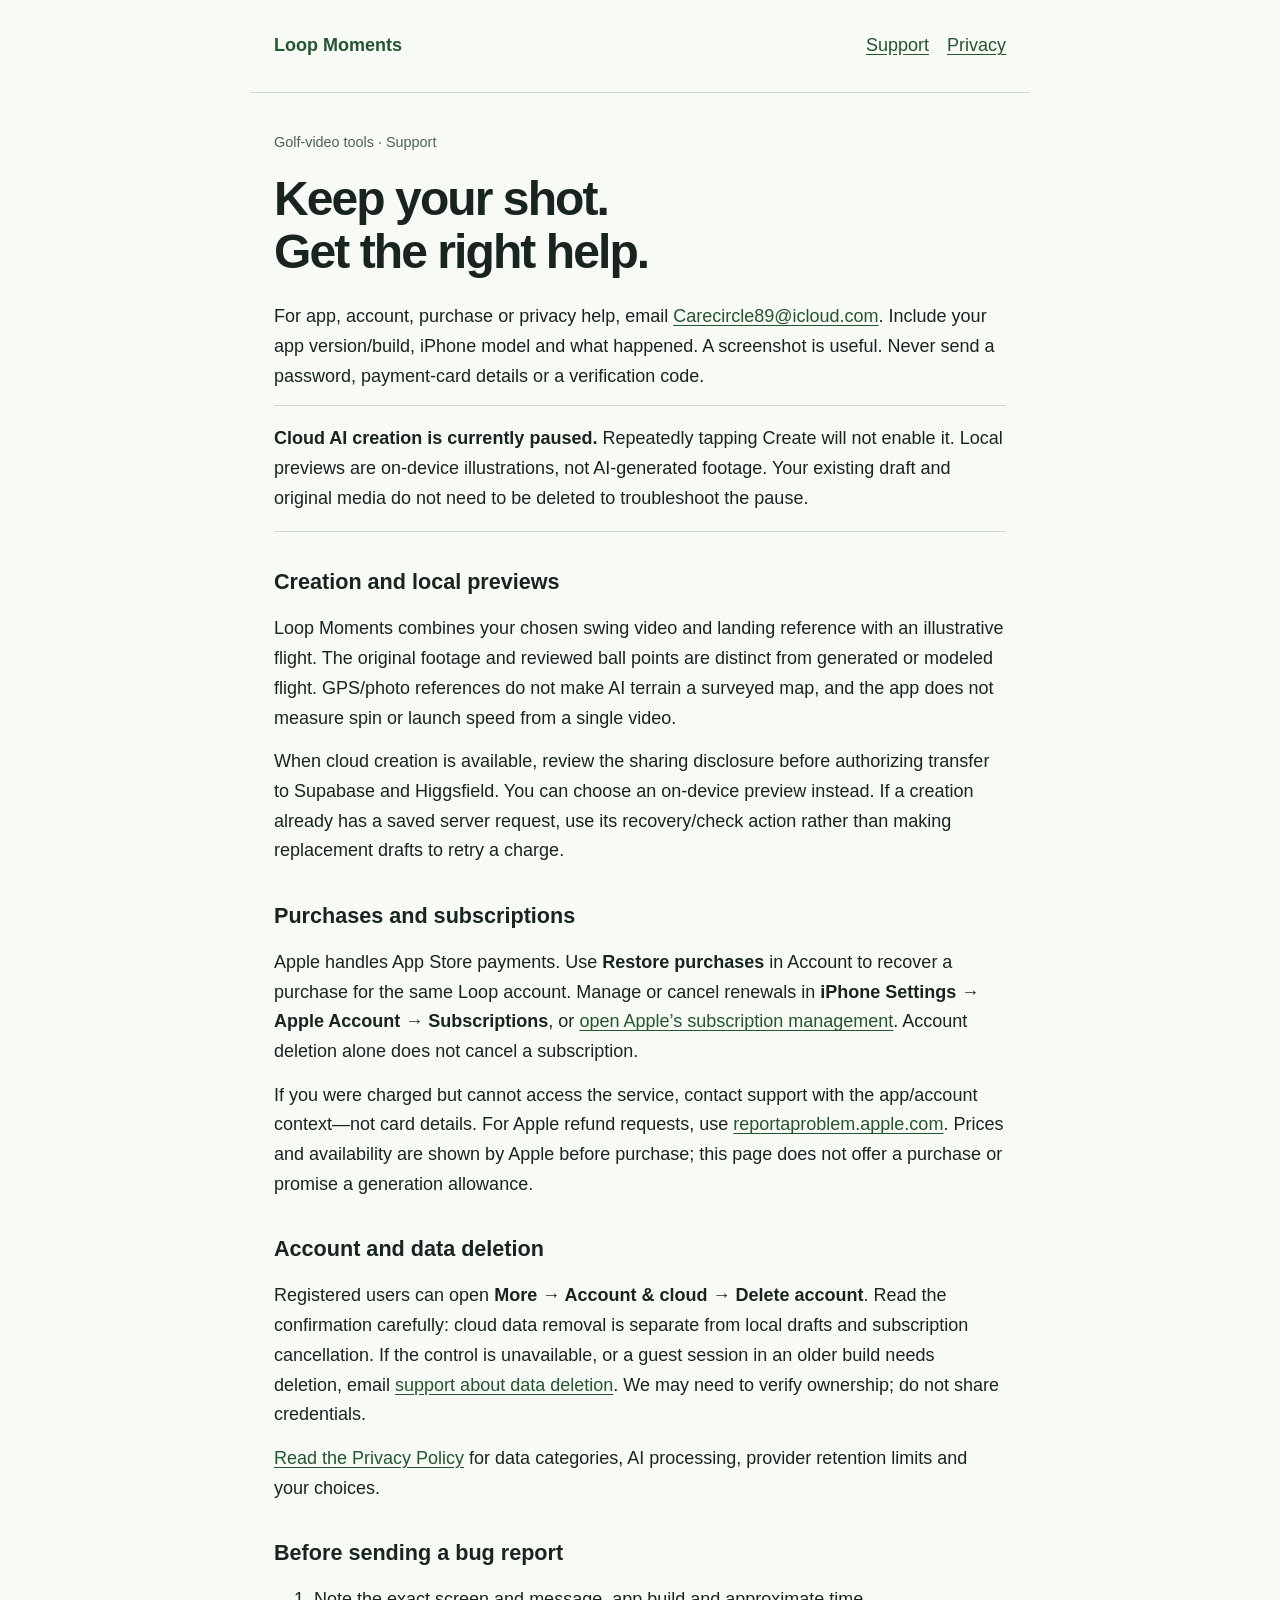
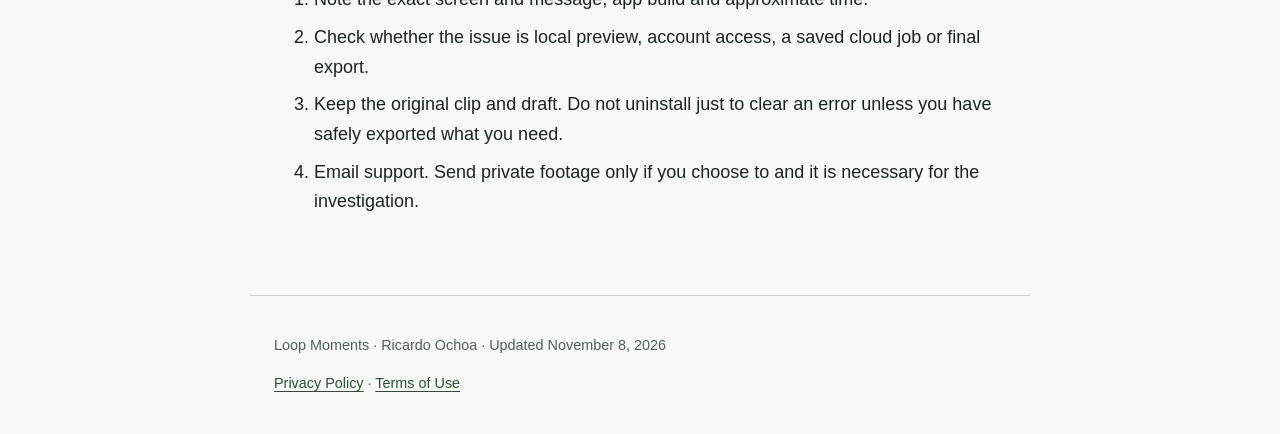
<file: index.html>
<!doctype html>
<html lang="en"><head><meta charset="utf-8"><meta name="viewport" content="width=device-width,initial-scale=1"><meta name="description" content="Help, privacy and account support for Loop Moments."><title>Support · Loop Moments</title><link rel="stylesheet" href="style.css"></head><body><a class="skip" href="#main">Skip to content</a><header><a class="brand" href="index.html">Loop Moments</a><nav aria-label="Site"><a href="index.html" aria-current="page">Support</a><a href="privacy.html">Privacy</a></nav></header><main id="main"><p class="meta">Golf-video tools · Support</p><h1>Keep your shot.<br>Get the right help.</h1><p>For app, account, purchase or privacy help, email <a href="mailto:Carecircle89@icloud.com?subject=Loop%20Moments%20support">Carecircle89@icloud.com</a>. Include your app version/build, iPhone model and what happened. A screenshot is useful. Never send a password, payment-card details or a verification code.</p><p class="status"><strong>Cloud AI creation is currently paused.</strong> Repeatedly tapping Create will not enable it. Local previews are on-device illustrations, not AI-generated footage. Your existing draft and original media do not need to be deleted to troubleshoot the pause.</p>
<section><h2>Creation and local previews</h2><p>Loop Moments combines your chosen swing video and landing reference with an illustrative flight. The original footage and reviewed ball points are distinct from generated or modeled flight. GPS/photo references do not make AI terrain a surveyed map, and the app does not measure spin or launch speed from a single video.</p><p>When cloud creation is available, review the sharing disclosure before authorizing transfer to Supabase and Higgsfield. You can choose an on-device preview instead. If a creation already has a saved server request, use its recovery/check action rather than making replacement drafts to retry a charge.</p></section>
<section><h2>Purchases and subscriptions</h2><p>Apple handles App Store payments. Use <strong>Restore purchases</strong> in Account to recover a purchase for the same Loop account. Manage or cancel renewals in <strong>iPhone Settings → Apple Account → Subscriptions</strong>, or <a href="https://apps.apple.com/account/subscriptions">open Apple’s subscription management</a>. Account deletion alone does not cancel a subscription.</p><p>If you were charged but cannot access the service, contact support with the app/account context—not card details. For Apple refund requests, use <a href="https://reportaproblem.apple.com/">reportaproblem.apple.com</a>. Prices and availability are shown by Apple before purchase; this page does not offer a purchase or promise a generation allowance.</p></section>
<section><h2>Account and data deletion</h2><p>Registered users can open <strong>More → Account &amp; cloud → Delete account</strong>. Read the confirmation carefully: cloud data removal is separate from local drafts and subscription cancellation. If the control is unavailable, or a guest session in an older build needs deletion, email <a href="mailto:Carecircle89@icloud.com?subject=Loop%20Moments%20data%20deletion">support about data deletion</a>. We may need to verify ownership; do not share credentials.</p><p><a href="privacy.html">Read the Privacy Policy</a> for data categories, AI processing, provider retention limits and your choices.</p></section>
<section><h2>Before sending a bug report</h2><ol><li>Note the exact screen and message, app build and approximate time.</li><li>Check whether the issue is local preview, account access, a saved cloud job or final export.</li><li>Keep the original clip and draft. Do not uninstall just to clear an error unless you have safely exported what you need.</li><li>Email support. Send private footage only if you choose to and it is necessary for the investigation.</li></ol></section>
</main><footer><p>Loop Moments · Ricardo Ochoa · Updated November 8, 2026</p><p><a href="privacy.html">Privacy Policy</a> · <a href="https://www.apple.com/legal/internet-services/itunes/dev/stdeula/">Terms of Use</a></p></footer></body></html>
</file>
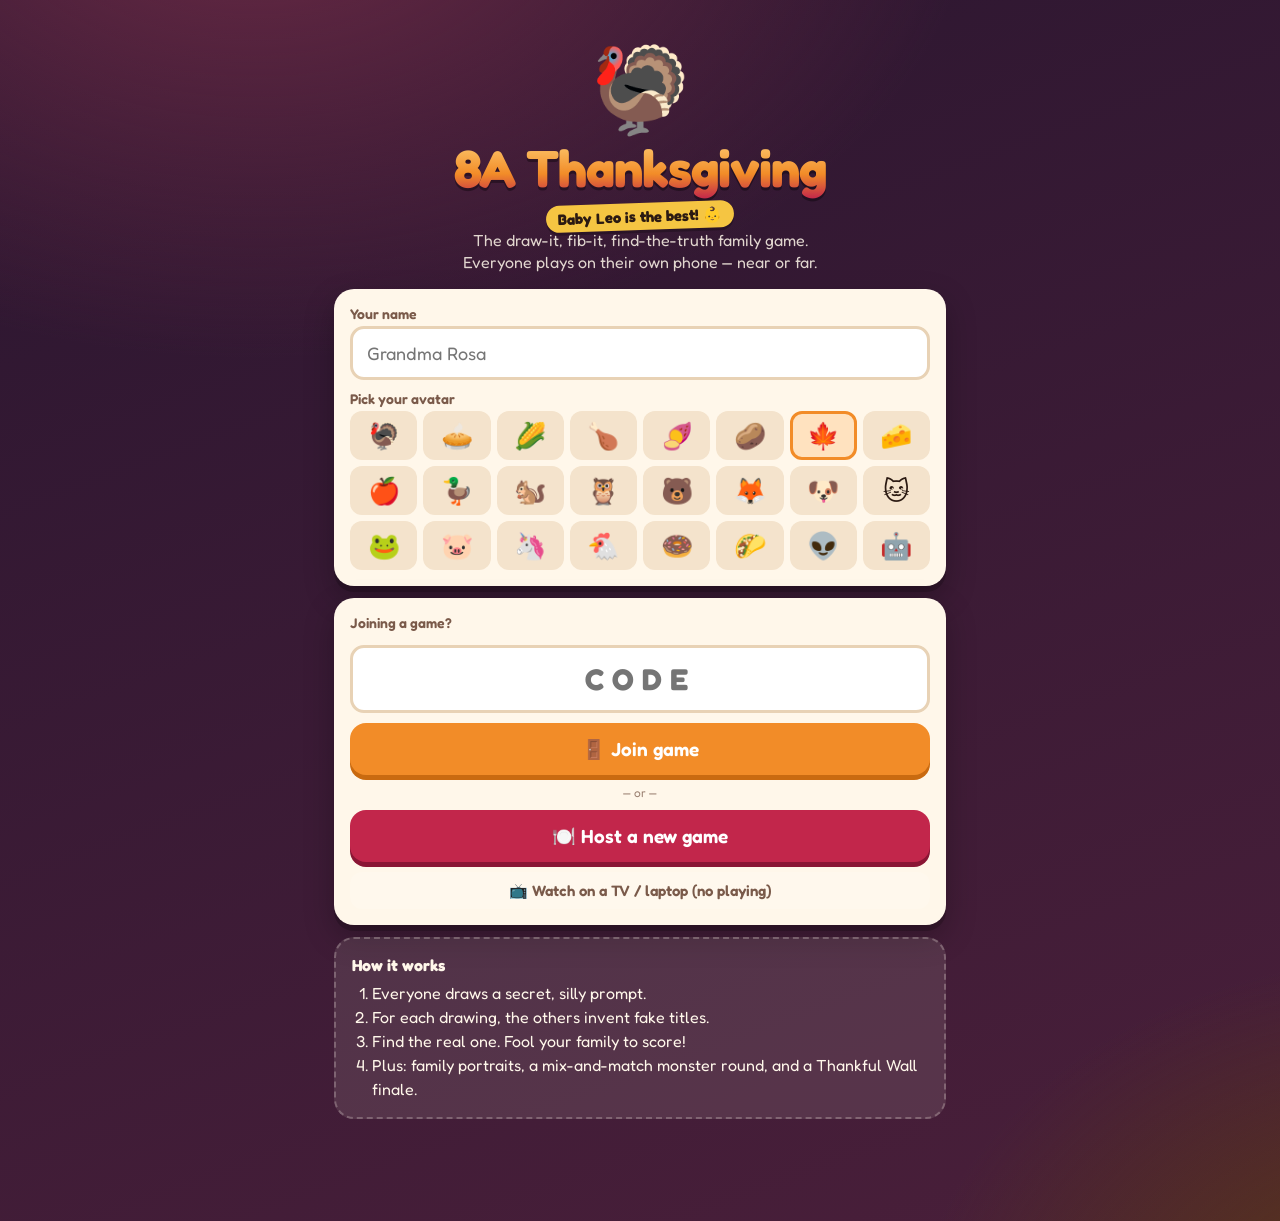
<file: fibsgiving/index.html>
<!doctype html>
<html lang="en">
<head>
<meta charset="utf-8">
<meta name="viewport" content="width=device-width, initial-scale=1, maximum-scale=1, user-scalable=no, viewport-fit=cover">
<meta name="apple-mobile-web-app-capable" content="yes">
<meta name="mobile-web-app-capable" content="yes">
<meta name="theme-color" content="#2a1630">
<title>8A Thanksgiving</title>
<meta name="description" content="8A Thanksgiving — a draw-and-bluff family party game. Baby Leo is the best!">
<link rel="icon" href="data:image/svg+xml,<svg xmlns=%22http://www.w3.org/2000/svg%22 viewBox=%220 0 100 100%22><text y=%22.9em%22 font-size=%2290%22>🦃</text></svg>">
<link rel="preconnect" href="https://fonts.googleapis.com">
<link rel="preconnect" href="https://fonts.gstatic.com" crossorigin>
<link href="https://fonts.googleapis.com/css2?family=Fredoka:wght@400;500;600;700&display=swap" rel="stylesheet">
<link rel="stylesheet" href="style.css">
</head>
<body>
<div id="cams" class="cams hidden">
  <div id="camTiles" class="cam-tiles"></div>
  <div id="camCtl" class="cam-ctl"></div>
</div>
<div id="camAsk" class="sheet-wrap hidden"><div class="sheet">
  <h3>📹 Live video with the family</h3>
  <p class="tiny" style="color:var(--muted)">See each other's faces while you play. Mics start OFF so the table doesn't echo. Works best with up to ~6 cameras.</p>
  <button class="btn green" data-cam="share">📷 Share my camera</button>
  <button class="btn" data-cam="watch" style="margin-top:10px">👀 Just watch</button>
  <button class="btn alt hidden" data-cam="off" style="margin-top:10px">⏹ Turn off video</button>
  <button class="btn ghost" data-cam="cancel" style="margin-top:10px;color:var(--muted)">Cancel</button>
</div></div>
<div id="spot" class="spot hidden"><video playsinline autoplay muted></video><div class="spot-nm"></div><div class="tiny">tap to close</div></div>
<div id="app"><div class="center-screen"><div class="big-emoji bob">🦃</div><p>Warming up the oven…</p></div></div>
<div id="chat" class="chat hidden" role="dialog" aria-label="Family chat">
  <div class="chat-head"><b>💬 Family Chat</b><button id="chatClose" class="iconbtn" aria-label="Close chat">✕</button></div>
  <div id="chatList" class="chat-list"></div>
  <div id="chatQuick" class="chat-quick"></div>
  <form id="chatForm" class="chat-form" autocomplete="off"><input id="chatIn" maxlength="300" placeholder="Say something to the family…" enterkeyhint="send"><button class="btn small" type="submit">Send</button></form>
  <div id="chatRO" class="tiny center hidden" style="padding:10px">📺 TV mode is read-only</div>
</div>
<div id="fx"></div>
<div id="toast"></div>
<script src="vendor/supabase.js"></script>
<script src="vendor/qrcode.js"></script>
<script src="decks.js"></script>
<script src="app.js"></script>
</body>
</html>
</file>
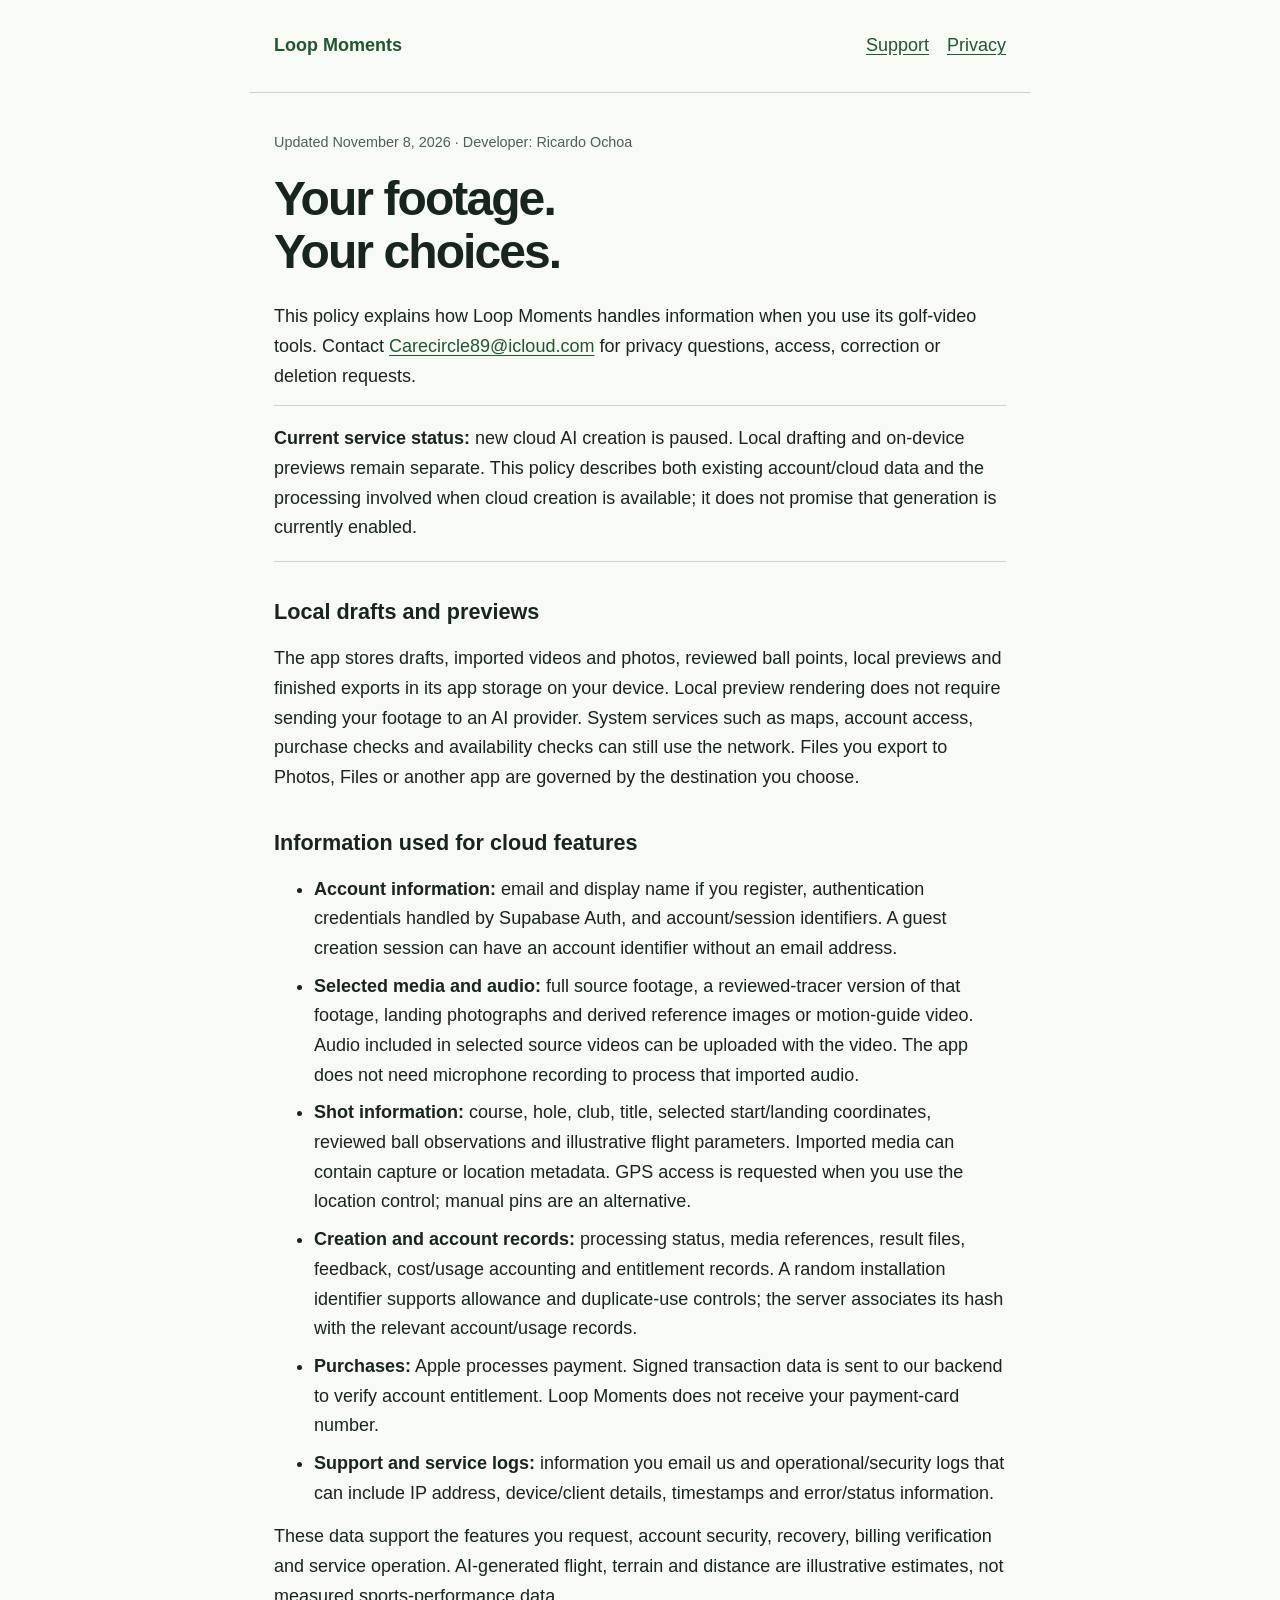
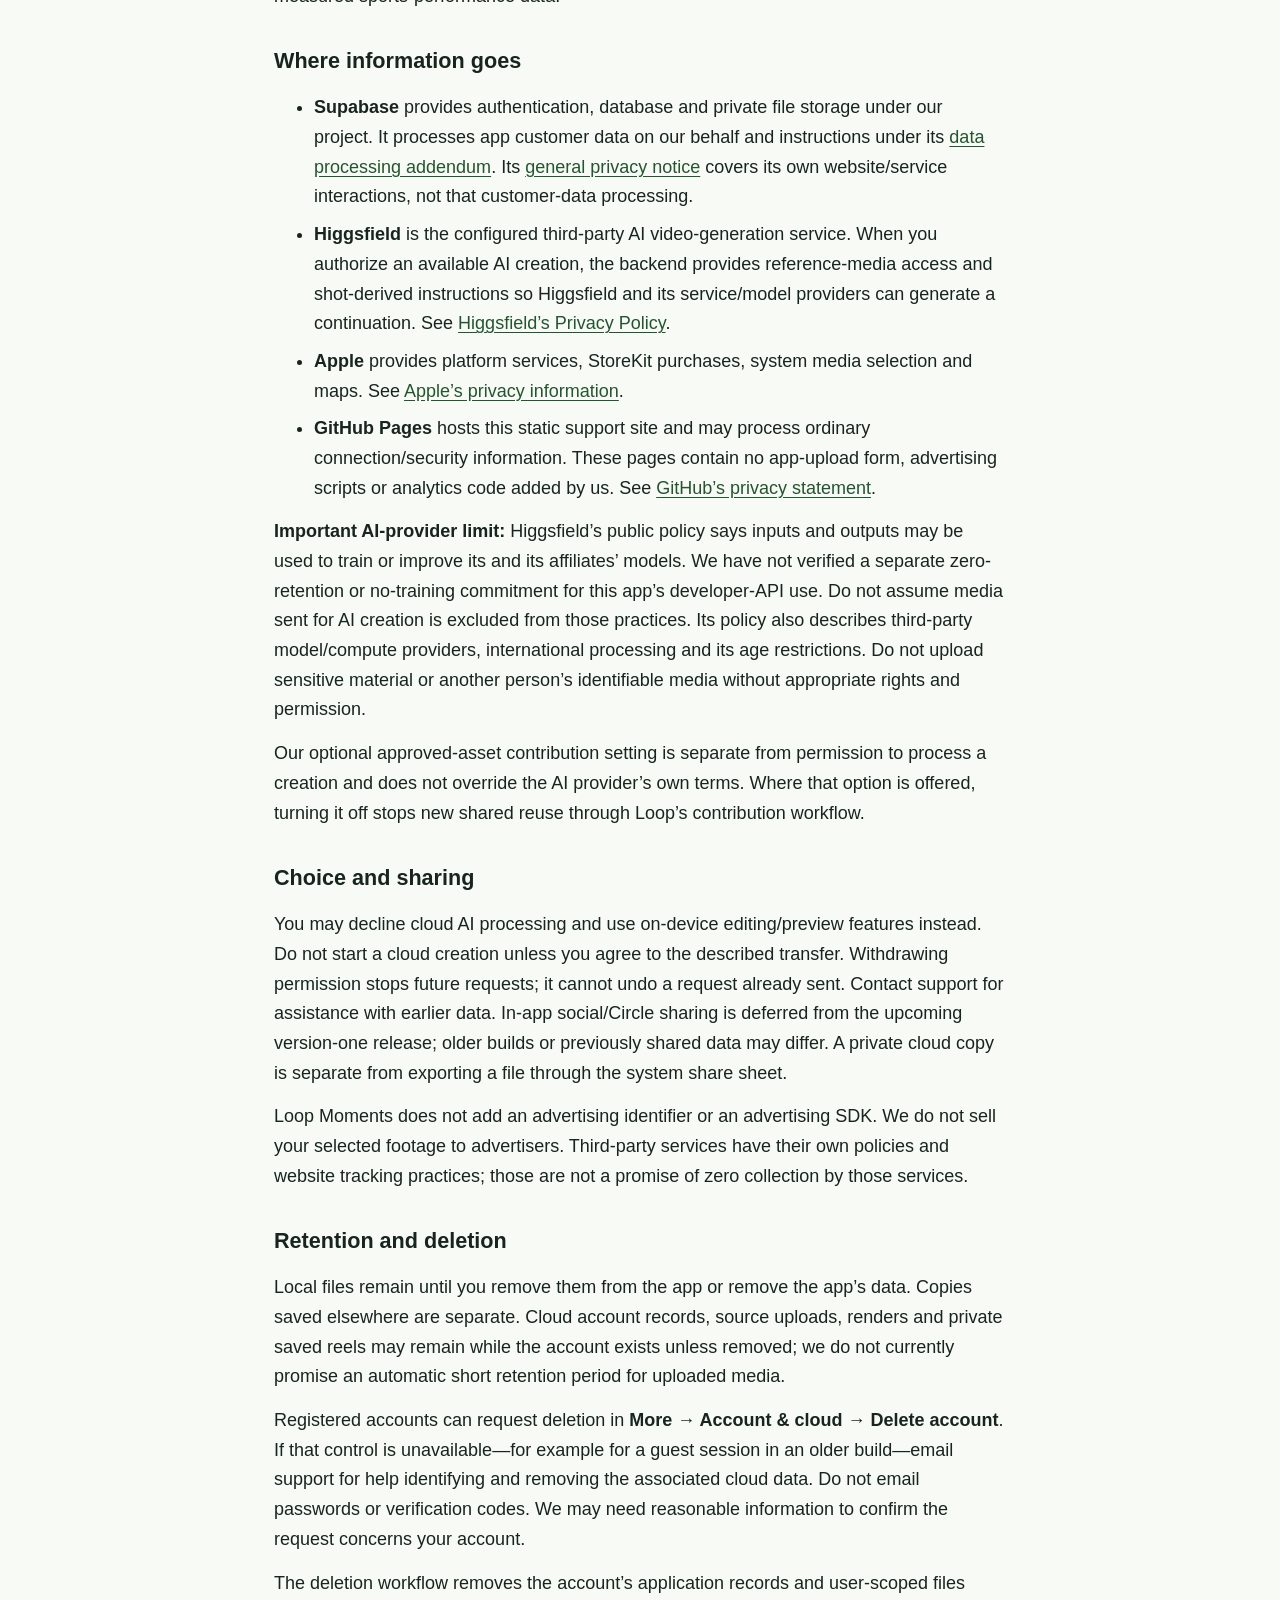
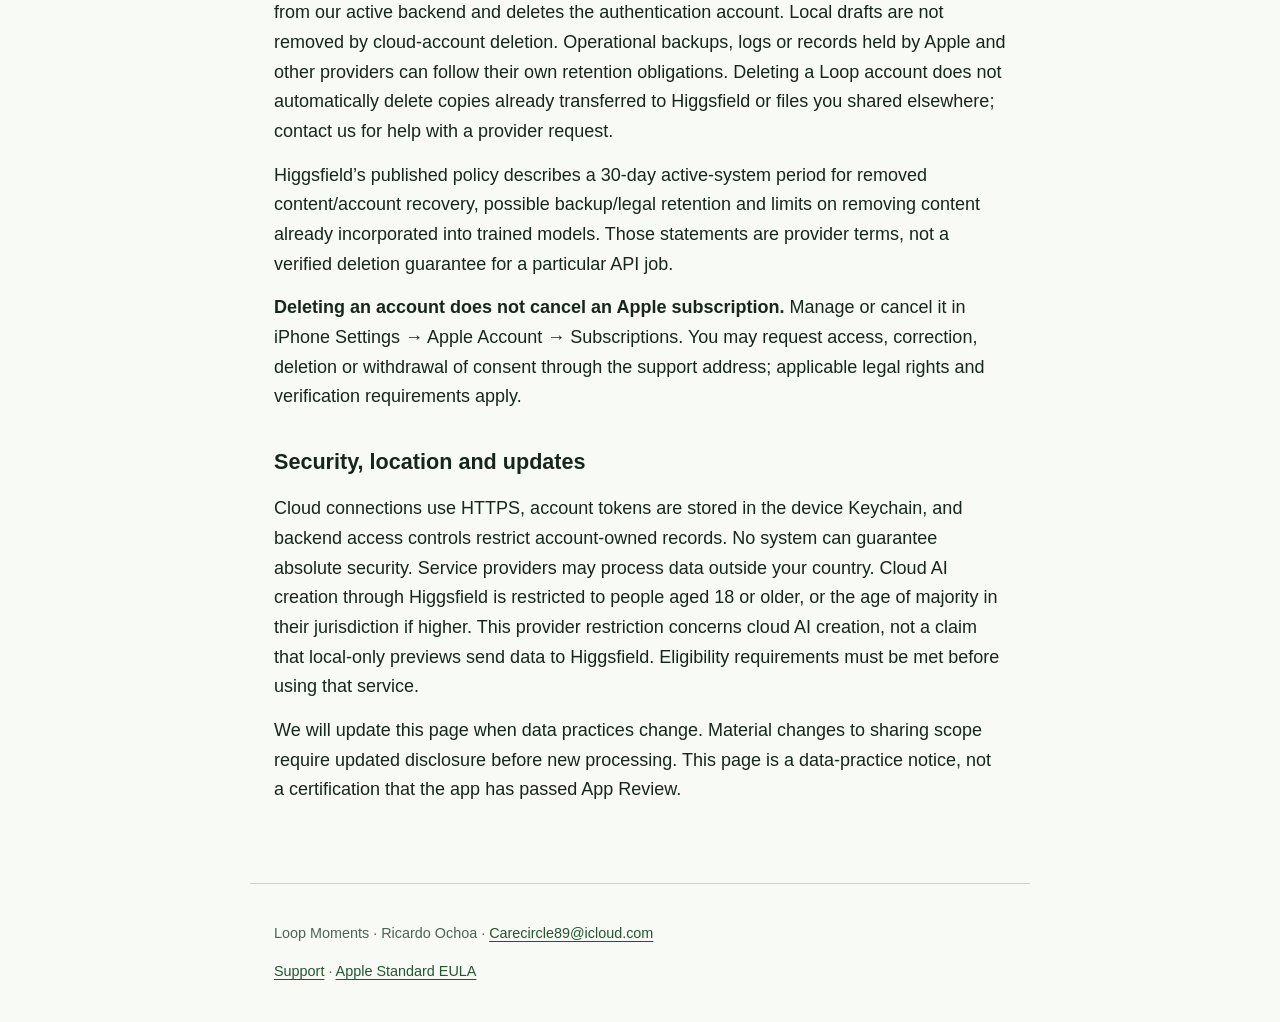
<file: privacy.html>
<!doctype html>
<html lang="en"><head><meta charset="utf-8"><meta name="viewport" content="width=device-width,initial-scale=1"><meta name="description" content="Privacy information for the Loop Moments golf-video app."><title>Privacy Policy · Loop Moments</title><link rel="stylesheet" href="style.css"></head><body><a class="skip" href="#main">Skip to content</a><header><a class="brand" href="index.html">Loop Moments</a><nav aria-label="Site"><a href="index.html">Support</a><a href="privacy.html" aria-current="page">Privacy</a></nav></header><main id="main"><p class="meta">Updated November 8, 2026 · Developer: Ricardo Ochoa</p><h1>Your footage.<br>Your choices.</h1><p>This policy explains how Loop Moments handles information when you use its golf-video tools. Contact <a href="mailto:Carecircle89@icloud.com">Carecircle89@icloud.com</a> for privacy questions, access, correction or deletion requests.</p><p class="status"><strong>Current service status:</strong> new cloud AI creation is paused. Local drafting and on-device previews remain separate. This policy describes both existing account/cloud data and the processing involved when cloud creation is available; it does not promise that generation is currently enabled.</p>
<section><h2>Local drafts and previews</h2><p>The app stores drafts, imported videos and photos, reviewed ball points, local previews and finished exports in its app storage on your device. Local preview rendering does not require sending your footage to an AI provider. System services such as maps, account access, purchase checks and availability checks can still use the network. Files you export to Photos, Files or another app are governed by the destination you choose.</p></section>
<section><h2>Information used for cloud features</h2><ul><li><strong>Account information:</strong> email and display name if you register, authentication credentials handled by Supabase Auth, and account/session identifiers. A guest creation session can have an account identifier without an email address.</li><li><strong>Selected media and audio:</strong> full source footage, a reviewed-tracer version of that footage, landing photographs and derived reference images or motion-guide video. Audio included in selected source videos can be uploaded with the video. The app does not need microphone recording to process that imported audio.</li><li><strong>Shot information:</strong> course, hole, club, title, selected start/landing coordinates, reviewed ball observations and illustrative flight parameters. Imported media can contain capture or location metadata. GPS access is requested when you use the location control; manual pins are an alternative.</li><li><strong>Creation and account records:</strong> processing status, media references, result files, feedback, cost/usage accounting and entitlement records. A random installation identifier supports allowance and duplicate-use controls; the server associates its hash with the relevant account/usage records.</li><li><strong>Purchases:</strong> Apple processes payment. Signed transaction data is sent to our backend to verify account entitlement. Loop Moments does not receive your payment-card number.</li><li><strong>Support and service logs:</strong> information you email us and operational/security logs that can include IP address, device/client details, timestamps and error/status information.</li></ul><p>These data support the features you request, account security, recovery, billing verification and service operation. AI-generated flight, terrain and distance are illustrative estimates, not measured sports-performance data.</p></section>
<section><h2>Where information goes</h2><ul><li><strong>Supabase</strong> provides authentication, database and private file storage under our project. It processes app customer data on our behalf and instructions under its <a href="https://supabase.com/legal/customer-resources/data-processing-addendum">data processing addendum</a>. Its <a href="https://supabase.com/privacy">general privacy notice</a> covers its own website/service interactions, not that customer-data processing.</li><li><strong>Higgsfield</strong> is the configured third-party AI video-generation service. When you authorize an available AI creation, the backend provides reference-media access and shot-derived instructions so Higgsfield and its service/model providers can generate a continuation. See <a href="https://higgsfield.ai/privacy-policy">Higgsfield’s Privacy Policy</a>.</li><li><strong>Apple</strong> provides platform services, StoreKit purchases, system media selection and maps. See <a href="https://www.apple.com/legal/privacy/">Apple’s privacy information</a>.</li><li><strong>GitHub Pages</strong> hosts this static support site and may process ordinary connection/security information. These pages contain no app-upload form, advertising scripts or analytics code added by us. See <a href="https://docs.github.com/en/site-policy/privacy-policies/github-general-privacy-statement">GitHub’s privacy statement</a>.</li></ul><p><strong>Important AI-provider limit:</strong> Higgsfield’s public policy says inputs and outputs may be used to train or improve its and its affiliates’ models. We have not verified a separate zero-retention or no-training commitment for this app’s developer-API use. Do not assume media sent for AI creation is excluded from those practices. Its policy also describes third-party model/compute providers, international processing and its age restrictions. Do not upload sensitive material or another person’s identifiable media without appropriate rights and permission.</p><p>Our optional approved-asset contribution setting is separate from permission to process a creation and does not override the AI provider’s own terms. Where that option is offered, turning it off stops new shared reuse through Loop’s contribution workflow.</p></section>
<section><h2>Choice and sharing</h2><p>You may decline cloud AI processing and use on-device editing/preview features instead. Do not start a cloud creation unless you agree to the described transfer. Withdrawing permission stops future requests; it cannot undo a request already sent. Contact support for assistance with earlier data. In-app social/Circle sharing is deferred from the upcoming version-one release; older builds or previously shared data may differ. A private cloud copy is separate from exporting a file through the system share sheet.</p><p>Loop Moments does not add an advertising identifier or an advertising SDK. We do not sell your selected footage to advertisers. Third-party services have their own policies and website tracking practices; those are not a promise of zero collection by those services.</p></section>
<section><h2>Retention and deletion</h2><p>Local files remain until you remove them from the app or remove the app’s data. Copies saved elsewhere are separate. Cloud account records, source uploads, renders and private saved reels may remain while the account exists unless removed; we do not currently promise an automatic short retention period for uploaded media.</p><p>Registered accounts can request deletion in <strong>More → Account &amp; cloud → Delete account</strong>. If that control is unavailable—for example for a guest session in an older build—email support for help identifying and removing the associated cloud data. Do not email passwords or verification codes. We may need reasonable information to confirm the request concerns your account.</p><p>The deletion workflow removes the account’s application records and user-scoped files from our active backend and deletes the authentication account. Local drafts are not removed by cloud-account deletion. Operational backups, logs or records held by Apple and other providers can follow their own retention obligations. Deleting a Loop account does not automatically delete copies already transferred to Higgsfield or files you shared elsewhere; contact us for help with a provider request.</p><p>Higgsfield’s published policy describes a 30-day active-system period for removed content/account recovery, possible backup/legal retention and limits on removing content already incorporated into trained models. Those statements are provider terms, not a verified deletion guarantee for a particular API job.</p><p><strong>Deleting an account does not cancel an Apple subscription.</strong> Manage or cancel it in iPhone Settings → Apple Account → Subscriptions. You may request access, correction, deletion or withdrawal of consent through the support address; applicable legal rights and verification requirements apply.</p></section>
<section><h2>Security, location and updates</h2><p>Cloud connections use HTTPS, account tokens are stored in the device Keychain, and backend access controls restrict account-owned records. No system can guarantee absolute security. Service providers may process data outside your country. Cloud AI creation through Higgsfield is restricted to people aged 18 or older, or the age of majority in their jurisdiction if higher. This provider restriction concerns cloud AI creation, not a claim that local-only previews send data to Higgsfield. Eligibility requirements must be met before using that service.</p><p>We will update this page when data practices change. Material changes to sharing scope require updated disclosure before new processing. This page is a data-practice notice, not a certification that the app has passed App Review.</p></section>
</main><footer><p>Loop Moments · Ricardo Ochoa · <a href="mailto:Carecircle89@icloud.com">Carecircle89@icloud.com</a></p><p><a href="index.html">Support</a> · <a href="https://www.apple.com/legal/internet-services/itunes/dev/stdeula/">Apple Standard EULA</a></p></footer></body></html>
</file>
<file: style.css>
:root{color-scheme:light dark;--ink:#18251e;--paper:#f8faf6;--muted:#4d6154;--line:#cbd6c8;--accent:#23552f}*{box-sizing:border-box}body{margin:0;background:var(--paper);color:var(--ink);font-family:-apple-system,BlinkMacSystemFont,"Segoe UI",sans-serif;font-size:18px;line-height:1.65}header,main,footer{max-width:780px;margin:auto;padding:24px}header{display:flex;flex-wrap:wrap;gap:16px;align-items:center;justify-content:space-between;border-bottom:1px solid var(--line)}nav{display:flex;flex-wrap:wrap;gap:18px}nav a{display:inline-flex;align-items:center;min-height:44px}a{color:var(--accent);text-underline-offset:3px}a:focus-visible{outline:3px solid var(--accent);outline-offset:5px}h1{font-size:clamp(2rem,6vw,3rem);line-height:1.1;letter-spacing:-.04em;margin:18px 0 24px}h2{font-size:1.35rem;line-height:1.3;margin-top:36px}p,ul,ol{margin:14px 0}li{margin:8px 0}.brand{font-weight:750;text-decoration:none}.meta,footer{color:var(--muted);font-size:.9rem}.status{padding:18px 0;border-block:1px solid var(--line)}section{scroll-margin-top:24px}footer{border-top:1px solid var(--line);margin-top:40px}.skip{position:absolute;left:-9999px}.skip:focus{left:16px;top:8px;background:var(--paper);padding:12px}@media(prefers-color-scheme:dark){:root{--ink:#eaf0e7;--paper:#111a14;--muted:#b8c9b9;--line:#3d4f40;--accent:#b5e394}}@media(max-width:440px){header,main,footer{padding:18px}body{font-size:17px}}
</file>
<file: fibsgiving/style.css>
:root{
  --bg1:#2a1630; --bg2:#4a1f3a; --card:#fff7ea; --card2:#fdebd3; --ink:#2b1a12; --muted:#7a5a4a;
  --orange:#f28c28; --orange-d:#c96a10; --cran:#c2264b; --gold:#f5c542; --green:#5a8f3d; --blue:#3a7bd5;
  --radius:20px; --shadow:0 6px 0 rgba(0,0,0,.18), 0 12px 30px rgba(0,0,0,.25);
}
*{box-sizing:border-box;-webkit-tap-highlight-color:transparent}
html{background:#2a1630}
html,body{margin:0;min-height:100%}
body{
  font-family:'Fredoka',system-ui,-apple-system,sans-serif; color:var(--card);
  background:radial-gradient(1200px 800px at 20% -10%, #6b2a45 0%, transparent 60%),
             radial-gradient(900px 700px at 110% 110%, #5b3a12 0%, transparent 55%),
             linear-gradient(160deg,var(--bg1),var(--bg2));
  min-height:100dvh; overscroll-behavior:none;
  -webkit-user-select:none; user-select:none;
}
input,textarea{-webkit-user-select:text;user-select:text}
#app{max-width:640px;margin:0 auto;padding:calc(env(safe-area-inset-top) + 10px) 14px calc(env(safe-area-inset-bottom) + 90px);min-height:100dvh}
h1,h2,h3{margin:.2em 0;line-height:1.1}
p{line-height:1.35}
.center-screen{min-height:70dvh;display:flex;flex-direction:column;align-items:center;justify-content:center;text-align:center;gap:6px}
.big-emoji{font-size:84px;line-height:1}
.bob{animation:bob 1.6s ease-in-out infinite}
@keyframes bob{50%{transform:translateY(-10px) rotate(-6deg)}}
.logo{font-size:52px;font-weight:700;letter-spacing:-1px;margin:6px 0 0;
  background:linear-gradient(180deg,#ffd37a,#f28c28 60%,#c2264b);-webkit-background-clip:text;background-clip:text;color:transparent;
  filter:drop-shadow(0 3px 0 rgba(0,0,0,.35))}
.tag{opacity:.85;margin-top:0}

.card{background:var(--card);color:var(--ink);border-radius:var(--radius);padding:16px;box-shadow:var(--shadow);margin:12px 0}
.card.soft{background:rgba(255,247,234,.1);color:var(--card);box-shadow:none;border:2px dashed rgba(255,247,234,.25)}
.btn{appearance:none;border:0;font:inherit;font-weight:600;font-size:19px;border-radius:16px;padding:14px 18px;
  background:var(--orange);color:#fff;box-shadow:0 5px 0 var(--orange-d);cursor:pointer;width:100%;
  transition:transform .08s, box-shadow .08s;touch-action:manipulation}
.btn:active{transform:translateY(4px);box-shadow:0 1px 0 var(--orange-d)}
.btn.alt{background:var(--cran);box-shadow:0 5px 0 #8a1534}
.btn.ghost{background:rgba(255,255,255,.12);box-shadow:none;color:var(--card)}
.btn.green{background:var(--green);box-shadow:0 5px 0 #3b6226}
.btn.small{font-size:15px;padding:9px 12px;border-radius:12px;width:auto}
.btn[disabled]{opacity:.45;pointer-events:none}
.row{display:flex;gap:10px;align-items:center}
.row.wrap{flex-wrap:wrap}
.grow{flex:1}
.stack>*+*{margin-top:10px}
label.lbl{font-weight:600;font-size:14px;color:var(--muted);display:block;margin-bottom:4px}
input.txt,textarea.txt{width:100%;font:inherit;font-size:18px;padding:13px 14px;border-radius:14px;border:3px solid #e8d2b5;background:#fff;color:var(--ink);outline:none}
input.txt:focus,textarea.txt:focus{border-color:var(--orange)}
input.code{text-transform:uppercase;letter-spacing:8px;text-align:center;font-size:30px;font-weight:700}
.avatars{display:grid;grid-template-columns:repeat(8,1fr);gap:6px}
.av-opt{font-size:26px;padding:6px 0;border-radius:12px;background:#f4e3cc;border:3px solid transparent;text-align:center;cursor:pointer}
.av-opt.sel{border-color:var(--orange);background:#ffe2bf}

/* top bar */
.topbar{display:flex;align-items:center;gap:8px;margin-bottom:6px;font-weight:600}
.chip{background:rgba(255,255,255,.13);padding:6px 11px;border-radius:999px;font-size:14px;white-space:nowrap}
.chip.code{letter-spacing:2px}
.timer{margin-left:auto;font-size:20px;font-weight:700;min-width:58px;text-align:center;background:var(--card);color:var(--ink);border-radius:999px;padding:4px 12px}
.timer.hurry{background:var(--cran);color:#fff;animation:pulse .5s infinite alternate}
@keyframes pulse{to{transform:scale(1.08)}}
.iconbtn{background:rgba(255,255,255,.13);border:0;color:var(--card);font-size:18px;border-radius:999px;width:38px;height:38px;cursor:pointer}

.hostbar{display:flex;gap:8px;justify-content:center;margin:8px 0}
.phase-title{text-align:center;font-size:15px;text-transform:uppercase;letter-spacing:2px;opacity:.8;margin:6px 0 2px}
.prompt{font-size:26px;font-weight:700;text-align:center;margin:4px 0 10px;color:#fff}
.prompt small{display:block;font-size:14px;font-weight:500;opacity:.75;letter-spacing:1px;text-transform:uppercase}
.secret{background:var(--cran);color:#fff;border-radius:14px;padding:10px 14px;text-align:center;font-size:22px;font-weight:700;box-shadow:var(--shadow)}
.secret small{display:block;font-size:12px;letter-spacing:2px;opacity:.85;text-transform:uppercase}

/* players */
.plist{display:grid;grid-template-columns:repeat(auto-fill,minmax(130px,1fr));gap:8px}
.pl{display:flex;align-items:center;gap:8px;background:#f4e3cc;border-radius:14px;padding:8px 10px;color:var(--ink);font-weight:600;position:relative;overflow:hidden}
.pl .em{font-size:26px}
.pl .nm{white-space:nowrap;overflow:hidden;text-overflow:ellipsis}
.pl.vip{background:linear-gradient(135deg,#fff2b0,#f5c542);box-shadow:0 0 0 3px #f5c542, 0 0 18px rgba(245,197,66,.7)}
.pl.off{opacity:.45}
.pl .dot{width:9px;height:9px;border-radius:50%;background:#58c26b;position:absolute;top:6px;right:6px}
.pl.off .dot{background:#aaa}
.crown{position:absolute;top:-2px;left:4px;font-size:14px}
.tiny{font-size:12px;opacity:.75}
.waiting{display:flex;flex-wrap:wrap;gap:6px;justify-content:center;margin-top:8px}
.wface{font-size:26px;background:rgba(255,255,255,.12);border-radius:50%;width:44px;height:44px;display:flex;align-items:center;justify-content:center;position:relative}
.wface.done{background:var(--green)}
.wface.done::after{content:'✓';position:absolute;bottom:-4px;right:-4px;background:#fff;color:var(--green);font-size:12px;font-weight:700;border-radius:50%;width:18px;height:18px;display:flex;align-items:center;justify-content:center}

/* drawing */
.canvas-wrap{position:relative;background:#fff;border-radius:16px;overflow:hidden;box-shadow:var(--shadow);touch-action:none;-webkit-touch-callout:none;-webkit-user-select:none;user-select:none}
.canvas-wrap canvas{display:block;width:100%;height:auto;touch-action:none;-webkit-touch-callout:none;-webkit-user-select:none;user-select:none;-webkit-tap-highlight-color:transparent}
.drawzone{margin:10px auto 0}
.drawzone.sq{max-width:min(100%,calc(100svh - 310px))}
.drawzone.wide{max-width:min(100%,calc((100svh - 360px) * 1.5))}
.swatches{display:grid;grid-template-columns:repeat(12,1fr);gap:4px;margin:10px 0 6px}
.swatches .sw{width:auto;aspect-ratio:1/1;height:auto}
.guide-strip{width:100%;display:block;border-radius:16px 16px 0 0;border-bottom:3px dashed var(--orange);background:#fff}
.strip-wrap{position:relative;overflow:hidden;border-radius:16px 16px 0 0;background:#fff;box-shadow:var(--shadow)}
.strip-wrap img{display:block;width:100%;opacity:.95}
.strip-wrap + .canvas-wrap{border-radius:0 0 16px 16px}
.guide-line{position:absolute;left:0;right:0;border-top:3px dashed rgba(242,140,40,.7);pointer-events:none}
.guide-label{position:absolute;right:8px;font-size:11px;color:var(--orange-d);font-weight:600;pointer-events:none}
.tools{display:flex;flex-wrap:wrap;gap:6px;margin:6px 0 10px;align-items:center;justify-content:space-between}
.sw{width:34px;height:34px;border-radius:50%;border:3px solid rgba(255,255,255,.5);cursor:pointer;flex:none}
.sw.sel{border-color:#fff;transform:scale(1.15);box-shadow:0 0 0 3px var(--orange)}
.sz{width:38px;height:38px;border-radius:50%;background:rgba(255,255,255,.14);display:flex;align-items:center;justify-content:center;cursor:pointer;border:2px solid transparent}
.sz.sel{border-color:var(--orange)}
.sz i{display:block;background:#fff;border-radius:50%}
.tool{background:rgba(255,255,255,.14);border:0;color:#fff;border-radius:12px;width:40px;height:38px;font-size:19px;cursor:pointer;padding:0}
.tool.sel{background:var(--orange)}

.art{background:#fff;border-radius:16px;box-shadow:var(--shadow);overflow:hidden;position:relative;max-width:min(100%,46vh);margin-left:auto;margin-right:auto}
.art.creature{max-width:min(100%,30vh)}
.gal .art,.gal .art.creature{max-width:100%}
.art img{display:block;width:100%;min-height:120px}
.art .ph{aspect-ratio:1/1;display:flex;align-items:center;justify-content:center;color:var(--muted);font-size:40px}
.art .by{position:absolute;bottom:8px;left:8px;background:rgba(43,26,18,.75);color:#fff;font-size:13px;padding:3px 9px;border-radius:999px}
.creature img{display:block;width:100%;min-height:60px}
.creature .ph{aspect-ratio:3/2}

/* options */
.opts{display:flex;flex-direction:column;gap:9px;margin-top:12px}
.opt{display:flex;align-items:center;gap:8px;background:var(--card);color:var(--ink);border-radius:16px;padding:4px 6px 4px 14px;box-shadow:0 4px 0 #d9bf9c;font-size:19px;font-weight:600;min-height:56px}
.opt .t{flex:1;padding:8px 0;cursor:pointer}
.opt.mine{opacity:.55}
.opt.sel{background:var(--orange);color:#fff;box-shadow:0 4px 0 var(--orange-d)}
.heart{border:0;background:transparent;font-size:24px;cursor:pointer;padding:8px;filter:grayscale(1);opacity:.5}
.heart.on{filter:none;opacity:1;animation:pop .3s}
@keyframes pop{50%{transform:scale(1.4)}}

/* reveal */
.rv{background:var(--card);color:var(--ink);border-radius:16px;padding:12px 14px;margin-top:10px;box-shadow:var(--shadow);animation:slideUp .45s cubic-bezier(.2,1.4,.4,1)}
.rv.truth{background:linear-gradient(135deg,#d7f5c8,#a8e08e);box-shadow:0 0 0 4px #5a8f3d, var(--shadow)}
.rv .t{font-size:21px;font-weight:700}
.rv .meta{font-size:15px;margin-top:6px;color:var(--muted)}
.rv .pts{float:right;font-weight:700;color:var(--green)}
.stamp{display:inline-block;font-weight:700;font-size:13px;letter-spacing:1px;padding:3px 8px;border-radius:8px;color:#fff;background:var(--cran);transform:rotate(-4deg);margin-left:6px}
.stamp.ok{background:var(--green)}
@keyframes slideUp{from{transform:translateY(30px) scale(.9);opacity:0}}
.faces{display:inline-flex;gap:2px;flex-wrap:wrap;vertical-align:middle}

/* leaderboard */
.lb-row{display:flex;align-items:center;gap:10px;background:var(--card);color:var(--ink);border-radius:14px;padding:10px 12px;margin:8px 0;box-shadow:0 4px 0 #d9bf9c;animation:slideUp .5s both}
.lb-row .rank{font-weight:700;width:26px;text-align:center}
.lb-row .em{font-size:26px}
.lb-row .nm{flex:1;font-weight:600}
.lb-row .sc{font-weight:700;font-size:20px}
.lb-row .dl{font-size:13px;color:var(--green);font-weight:700;display:block;text-align:right}
.podium{display:flex;align-items:flex-end;justify-content:center;gap:10px;margin:20px 0}
.pod{text-align:center;width:30%}
.pod .em{font-size:44px}
.pod .bar{border-radius:12px 12px 0 0;background:var(--gold);color:var(--ink);font-weight:700;padding-top:8px}
.pod.p2 .bar{background:#d9d9e3}.pod.p3 .bar{background:#e0a96d}
.award{display:flex;gap:12px;align-items:center;background:var(--card);color:var(--ink);border-radius:14px;padding:10px 12px;margin:8px 0}
.award .ic{font-size:32px}

/* intro */
.intro{text-align:center;padding-top:6vh}
.intro .big-emoji{font-size:96px}
.intro h1{font-size:42px;color:#fff}
.rules{background:rgba(255,255,255,.1);border-radius:16px;padding:12px 16px;text-align:left;font-size:17px}
.rules li{margin:6px 0}

/* notes */
.note{background:#fff3c4;color:var(--ink);border-radius:6px;padding:22px 18px;font-size:24px;font-weight:500;box-shadow:var(--shadow);transform:rotate(-1.5deg);min-height:160px;animation:slideUp .6s}
.note .from{margin-top:14px;font-size:16px;font-weight:700;color:var(--muted)}

/* reactions */
.reactbar{position:fixed;left:0;right:0;bottom:0;padding:8px 10px calc(env(safe-area-inset-bottom) + 8px);display:flex;justify-content:center;gap:6px;
  background:linear-gradient(transparent,rgba(30,10,25,.85) 35%);z-index:20}
.reactbar button{font-size:26px;background:rgba(255,255,255,.12);border:0;border-radius:50%;width:48px;height:48px;cursor:pointer;touch-action:manipulation}
.reactbar button:active{transform:scale(1.25)}
#fx{position:fixed;inset:0;pointer-events:none;z-index:30;overflow:hidden}
.floater{position:absolute;bottom:-60px;font-size:40px;animation:floatUp 2.8s ease-out forwards;text-align:center}
.floater small{display:block;font-size:11px;background:rgba(0,0,0,.45);color:#fff;border-radius:999px;padding:1px 6px}
@keyframes floatUp{0%{transform:translateY(0) scale(.6);opacity:0}10%{opacity:1;transform:translateY(-60px) scale(1.1)}100%{transform:translateY(-85vh) translateX(var(--dx)) scale(1);opacity:0}}
.confetti{position:absolute;top:-20px;width:10px;height:14px;animation:fall 3s linear forwards}
@keyframes fall{to{transform:translateY(110vh) rotate(720deg)}}
#toast{opacity:0;position:fixed;top:calc(env(safe-area-inset-top) + 12px);left:50%;transform:translateX(-50%) translateY(-120px);background:var(--card);color:var(--ink);padding:10px 16px;border-radius:14px;font-weight:600;box-shadow:var(--shadow);transition:transform .3s;z-index:40;max-width:90vw;text-align:center}
#toast.show{transform:translateX(-50%) translateY(0);opacity:1}

.qr{background:#fff;border-radius:14px;padding:8px;display:inline-block;line-height:0}
.qr svg{display:block;width:150px;height:150px}
.roomcode{font-size:56px;font-weight:700;letter-spacing:10px;color:var(--ink);line-height:1}
.toggle{display:inline-flex;gap:6px;flex-wrap:wrap}
.toggle button{font:inherit;font-size:15px;border-radius:999px;border:2px solid #e0c7a6;background:#fff;color:var(--ink);padding:7px 12px;cursor:pointer}
.toggle button.on{background:var(--orange);border-color:var(--orange);color:#fff}

/* gallery */
.gal{display:grid;grid-template-columns:repeat(auto-fill,minmax(260px,1fr));gap:14px}
.gal .art{background:#fff;color:var(--ink)}
.gal .cap{padding:10px 12px}
.gal .cap b{display:block;font-size:18px}
.gal .cap span{font-size:13px;color:var(--muted)}
.wide #app{max-width:1100px}
.mt{margin-top:14px}.center{text-align:center}
.hidden{display:none!important}

/* Pass the Canvas */
.cgrid{display:grid;grid-template-columns:1fr 1fr;gap:10px;margin-top:10px}
.cpick{background:#fff;border-radius:14px;overflow:hidden;border:4px solid transparent;box-shadow:var(--shadow);cursor:pointer}
.cpick.sel{border-color:var(--orange);transform:scale(1.02)}
.cpick img{width:100%;display:block}
.cpick .f{padding:4px 8px;color:var(--ink);font-size:14px}

/* Family chat */
.chatbtn{position:relative}
.badge{position:absolute;top:-4px;right:-4px;background:var(--cran);color:#fff;font-size:11px;font-weight:700;min-width:18px;height:18px;border-radius:9px;padding:0 4px;display:flex;align-items:center;justify-content:center}
.chat{position:fixed;left:8px;right:8px;top:8px;height:85vh;max-width:620px;margin:0 auto;z-index:35;background:var(--card);color:var(--ink);border-radius:20px;box-shadow:0 20px 60px rgba(0,0,0,.5);display:flex;flex-direction:column;overflow:hidden}
.chat.hidden{display:none}
.chat-head{display:flex;align-items:center;justify-content:space-between;padding:10px 12px 10px 16px;background:var(--orange);color:#fff;font-size:18px}
.chat-head .iconbtn{background:rgba(255,255,255,.25);color:#fff}
.chat-list{flex:1;overflow-y:auto;-webkit-overflow-scrolling:touch;padding:10px 10px 4px;overscroll-behavior:contain}
.msg{display:flex;align-items:flex-end;gap:6px;margin:6px 0}
.msg .mav{font-size:24px;line-height:1}
.msg .bub{background:#f4e3cc;border-radius:16px 16px 16px 4px;padding:7px 11px;max-width:78%;font-size:16px;word-wrap:break-word;overflow-wrap:anywhere;-webkit-user-select:text;user-select:text}
.msg .who{font-size:12px;font-weight:700;color:var(--muted)}
.msg .ts{font-size:10px;color:var(--muted);text-align:right;margin-top:2px}
.msg.me{justify-content:flex-end}
.msg.me .bub{background:var(--orange);color:#fff;border-radius:16px 16px 4px 16px}
.msg.me .ts{color:rgba(255,255,255,.8)}
.msg.vip .bub{background:linear-gradient(135deg,#fff2b0,#f5c542);box-shadow:0 0 0 2px #f5c542}
.chat-quick{display:flex;gap:6px;overflow-x:auto;padding:6px 10px;-webkit-overflow-scrolling:touch;scrollbar-width:none}
.chat-quick::-webkit-scrollbar{display:none}
.chat-quick button{flex:none;font:inherit;font-size:14px;border:2px solid #e0c7a6;background:#fff;color:var(--ink);border-radius:999px;padding:6px 10px;cursor:pointer}
.chat-form{display:flex;gap:8px;padding:8px 10px calc(env(safe-area-inset-bottom) + 10px);border-top:2px solid #f0dcc0}
.chat-form input{flex:1;font:inherit;font-size:16px;padding:10px 14px;border-radius:999px;border:2px solid #e8d2b5;outline:none;min-width:0;-webkit-user-select:text;user-select:text}
.chat-form input:focus{border-color:var(--orange)}
.chat-form .btn{width:auto}
.chat-log{max-height:none}
.topbar .chip{min-width:0;overflow:hidden;text-overflow:ellipsis}
.topbar .chip.code{flex:none}
.topbar .iconbtn,.topbar .timer{flex:none}
.msg.vip .bub,.msg.me.vip .bub{color:var(--ink)}
.msg.me.vip .ts{color:var(--muted)}
.logo{font-size:clamp(34px,11vw,52px)}
.leo{display:inline-block;margin-top:4px;background:var(--gold);color:var(--ink);font-weight:700;font-size:15px;padding:4px 12px;border-radius:999px;transform:rotate(-2deg);box-shadow:0 3px 0 rgba(0,0,0,.25)}

/* Live video */
.badge.live{background:#e53935;font-size:8px;min-width:12px;height:12px;top:-2px;right:-2px;padding:0}
.cams{position:sticky;top:0;z-index:25;max-width:640px;margin:0 auto;padding:calc(env(safe-area-inset-top) + 6px) 10px 6px;background:rgba(30,10,25,.88);-webkit-backdrop-filter:blur(8px);backdrop-filter:blur(8px);border-radius:0 0 18px 18px}
.cams.hidden{display:none}
.cams + #app{padding-top:8px}
.cam-tiles{display:flex;gap:8px;overflow-x:auto;scrollbar-width:none;-webkit-overflow-scrolling:touch;min-height:40px;align-items:flex-start}
.cam-tiles::-webkit-scrollbar{display:none}
.cam-tile{flex:none;width:76px;text-align:center;cursor:pointer}
.cam-tile video{width:76px;height:76px;object-fit:cover;border-radius:16px;background:#000;display:block;border:3px solid rgba(255,255,255,.25)}
.cam-tile.self video{transform:scaleX(-1)}
.cams.rear .cam-tile.self video{transform:none}
.cam-tile.vip video{border-color:var(--gold);box-shadow:0 0 12px rgba(245,197,66,.8)}
.cam-nm{display:block;font-size:11px;font-weight:600;white-space:nowrap;overflow:hidden;text-overflow:ellipsis;margin-top:2px}
.cam-empty{font-size:13px;opacity:.8;padding:10px 4px}
.cam-ctl{display:flex;gap:6px;margin-top:6px;align-items:center;flex-wrap:wrap}
.cam-ctl button{font:inherit;font-size:13px;font-weight:600;background:rgba(255,255,255,.14);color:#fff;border:0;border-radius:999px;padding:6px 10px;cursor:pointer}
.cam-ctl button.on{background:var(--green)}
.sheet-wrap{position:fixed;inset:0;background:rgba(0,0,0,.55);z-index:45;display:flex;align-items:flex-end;justify-content:center}
.sheet-wrap.hidden{display:none}
.sheet{background:var(--card);color:var(--ink);width:100%;max-width:520px;border-radius:22px 22px 0 0;padding:18px 16px calc(env(safe-area-inset-bottom) + 18px)}
.spot{position:fixed;inset:0;z-index:50;background:rgba(0,0,0,.92);display:flex;flex-direction:column;align-items:center;justify-content:center;gap:8px;color:#fff}
.spot.hidden{display:none}
.spot video{width:min(92vw,560px);max-height:70vh;border-radius:20px;background:#000;object-fit:contain}
.spot video.mirror{transform:scaleX(-1)}
.spot-nm{font-size:20px;font-weight:700}
.drawzone.sq{max-width:min(100%,calc(100svh - 310px - var(--camh,0px)))}
.drawzone.wide{max-width:min(100%,calc((100svh - 360px - var(--camh,0px)) * 1.5))}
body.drawing .cam-tile{width:46px}
body.drawing .cam-tile video{width:46px;height:46px;border-radius:12px;border-width:2px}
body.drawing .cam-nm,body.drawing .cam-ctl,body.drawing .cam-empty{display:none}
body.drawing .cams{padding-bottom:4px}
</file>
